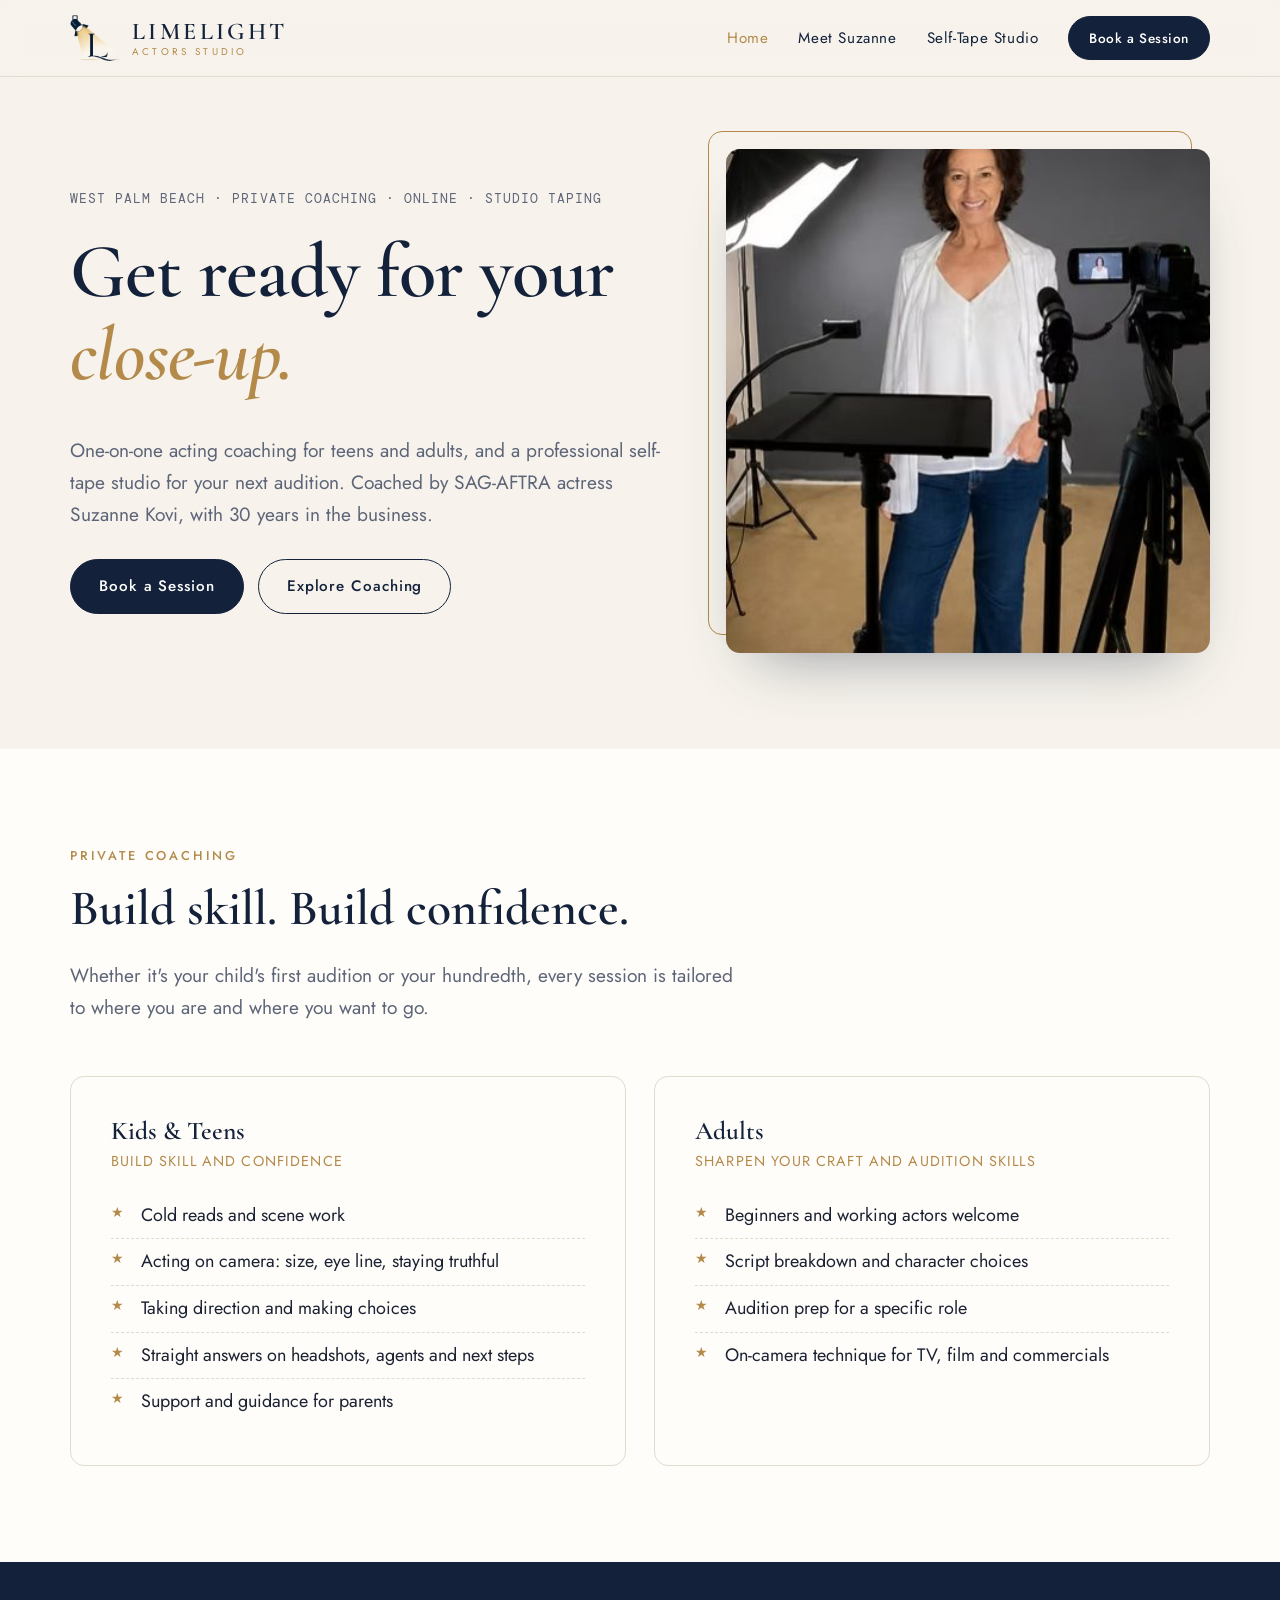
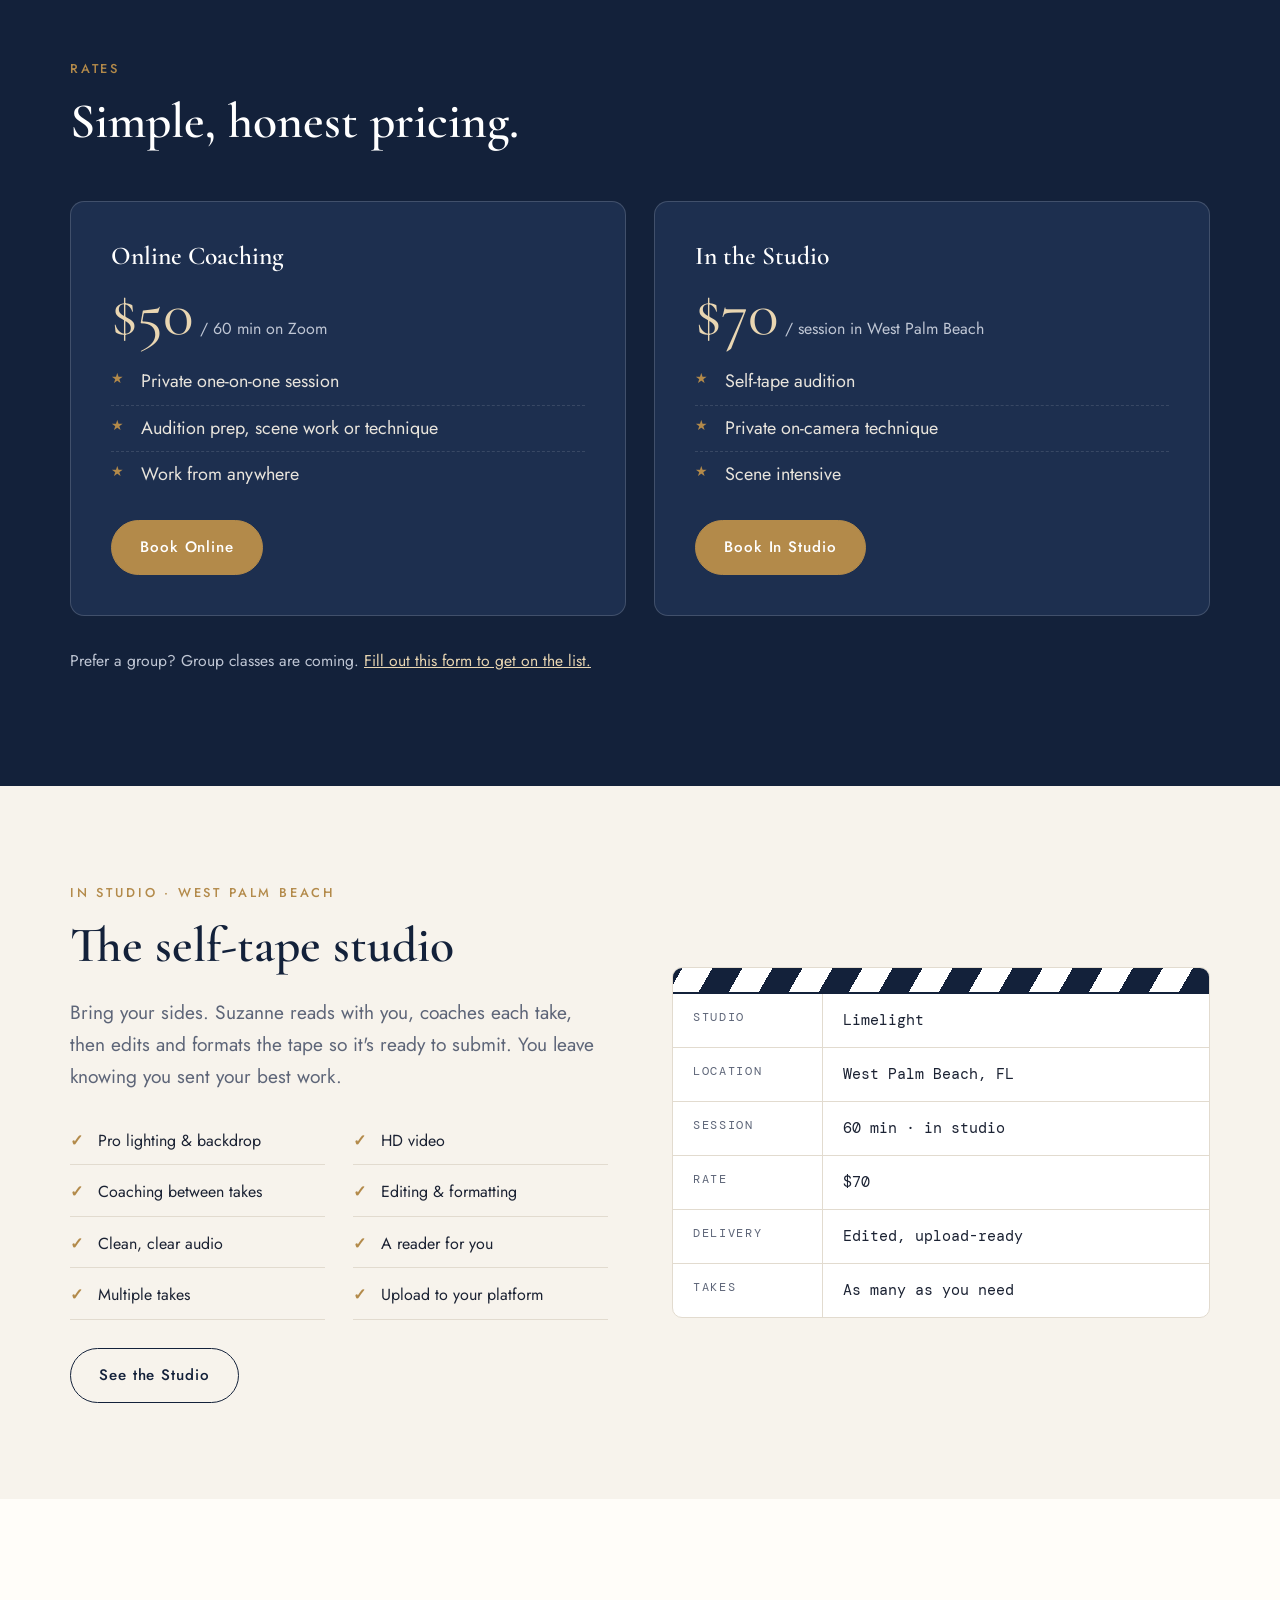
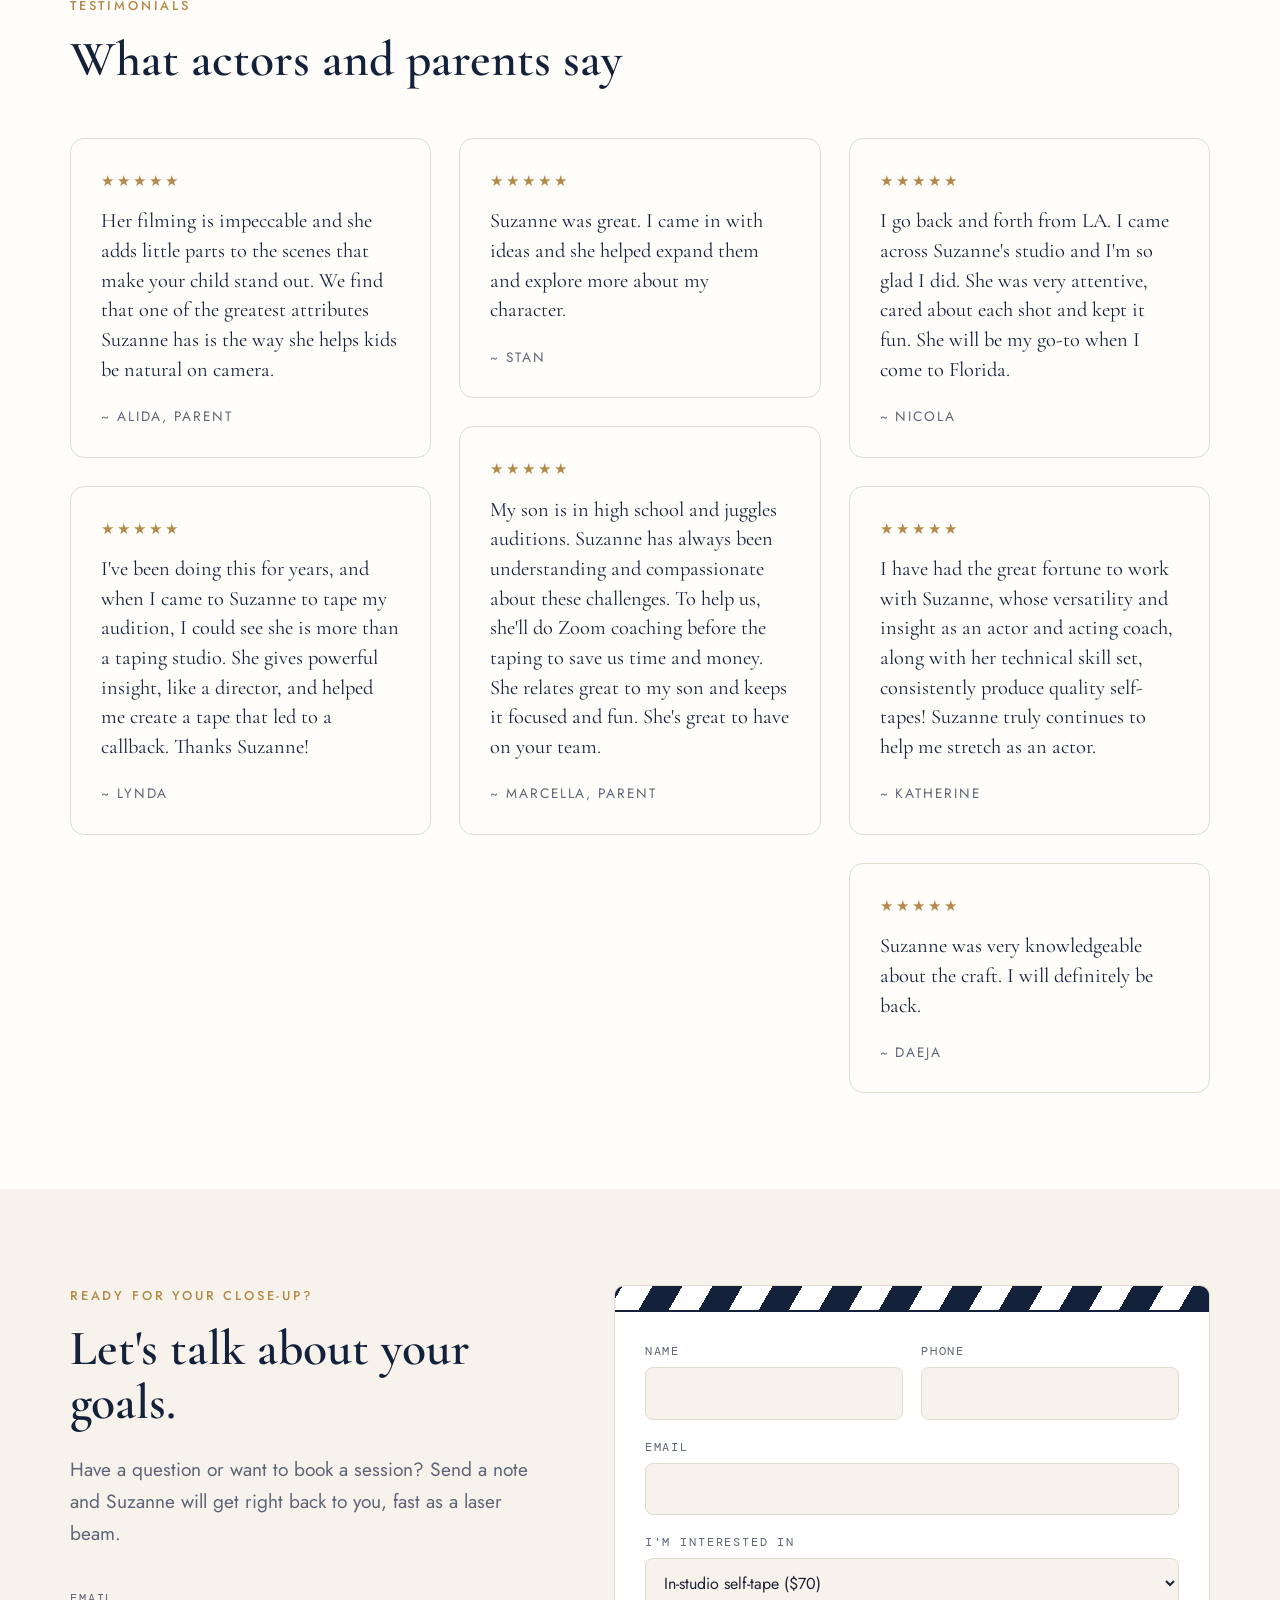
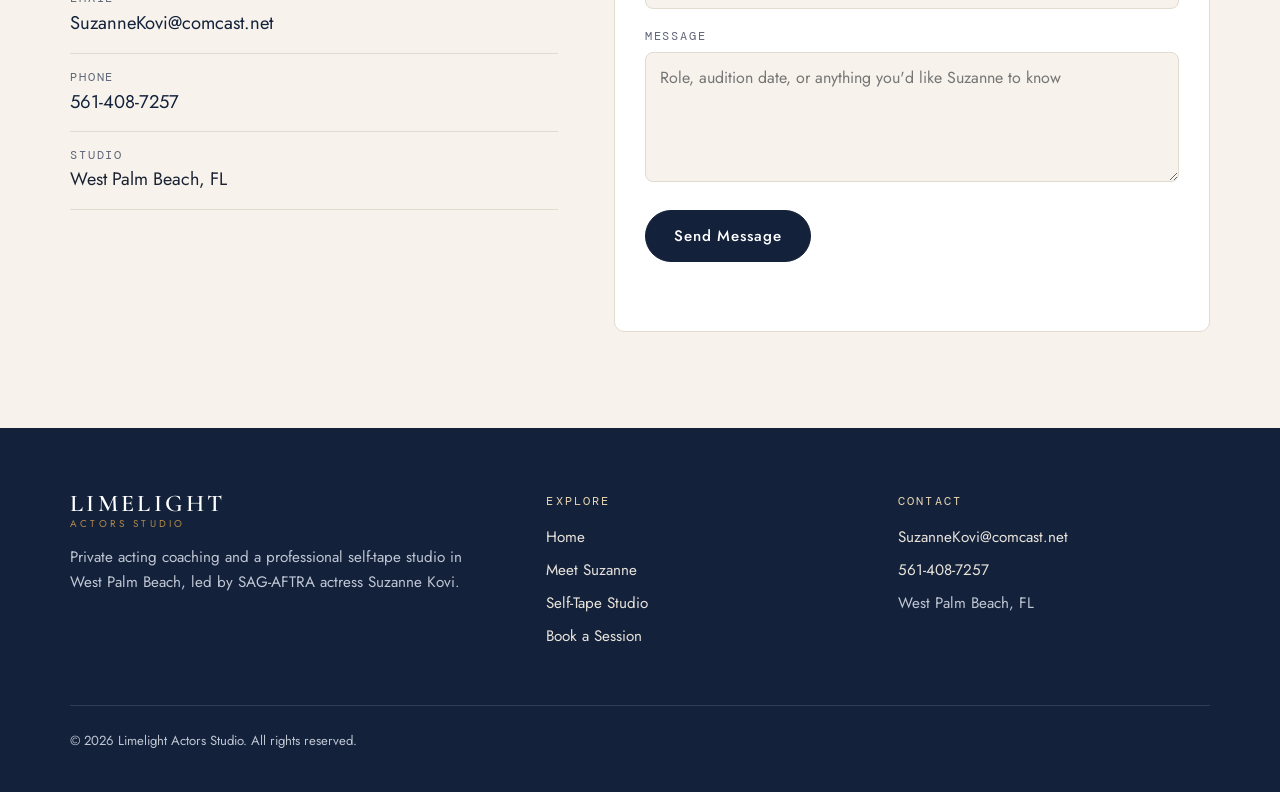
<file: index.html>
<!doctype html>
<html lang="en">
<head>
<meta charset="utf-8">
<meta name="viewport" content="width=device-width, initial-scale=1">
<title>Limelight Actors Studio | Acting Coach & Self-Tape Studio | West Palm Beach, FL</title>
<meta name="description" content="One-on-one acting coaching for teens and adults and a professional self-tape studio in West Palm Beach, FL, with SAG-AFTRA actress Suzanne Kovi.">
<link rel="canonical" href="https://www.limelightactorsstudio.com/">
<meta name="google-site-verification" content="YE8Hai7c-f1I0g6tYg9Kx2dix_zqB2RzdFyYFB414UI">
<meta name="msvalidate.01" content="2E328E5F058C5263CC3C1BF49ADE8C9F">
<meta property="og:type" content="website">
<meta property="og:title" content="Limelight Actors Studio | Acting Coach & Self-Tape Studio | West Palm Beach, FL">
<meta property="og:description" content="One-on-one acting coaching for teens and adults and a professional self-tape studio in West Palm Beach, FL, with SAG-AFTRA actress Suzanne Kovi.">
<meta property="og:url" content="https://www.limelightactorsstudio.com/">
<meta property="og:image" content="https://www.limelightactorsstudio.com/images/og-image.jpg">
<meta name="twitter:card" content="summary_large_image">
<link rel="icon" type="image/png" href="/images/favicon.png">
<link rel="apple-touch-icon" href="/images/apple-touch-icon.png">
<link rel="preconnect" href="https://fonts.googleapis.com">
<link rel="preconnect" href="https://fonts.gstatic.com" crossorigin>
<link href="https://fonts.googleapis.com/css2?family=Cormorant+Garamond:ital,wght@0,500;0,600;1,500&family=DM+Mono&family=Jost:wght@400;500&display=swap" rel="stylesheet">
<link rel="stylesheet" href="/styles.css">
</head>
<body>
<header class="site-header">
  <nav class="nav wrap" aria-label="Main">
    <a class="brand" href="/">
      <img src="/images/logo-mark.png" alt="" width="52" height="46">
      <span class="brand-text"><strong>LIMELIGHT</strong><span>Actors Studio</span></span>
    </a>
    <button class="menu-toggle" aria-label="Open menu" aria-expanded="false">☰</button>
    <ul class="nav-links">
      <li><a href="/" aria-current="page">Home</a></li>
      <li><a href="/meetsuzanne">Meet Suzanne</a></li>
      <li><a href="/self-tape-services">Self-Tape Studio</a></li>
      <li><a class="btn small" href="#contact">Book a Session</a></li>
    </ul>
  </nav>
</header>
<main>

<section class="hero">
  <div class="wrap hero-grid">
    <div>
      <p class="hero-tag">WEST PALM BEACH · PRIVATE COACHING · ONLINE · STUDIO TAPING</p>
      <h1>Get ready for your <em>close-up.</em></h1>
      <p class="lede">One-on-one acting coaching for teens and adults, and a professional self-tape studio for your next audition. Coached by SAG-AFTRA actress Suzanne Kovi, with 30 years in the business.</p>
      <div class="btn-row">
        <a class="btn" href="#contact">Book a Session</a>
        <a class="btn ghost" href="#coaching">Explore Coaching</a>
      </div>
    </div>
    <div class="hero-photo">
      <img src="/images/suzanne-studio.jpg" alt="Suzanne Kovi standing in her West Palm Beach self-tape studio" width="406" height="504">
    </div>
  </div>
</section>

<section id="coaching" class="paper">
  <div class="wrap">
    <div class="section-head">
      <span class="eyebrow">Private Coaching</span>
      <h2>Build skill. Build confidence.</h2>
      <p class="lede">Whether it's your child's first audition or your hundredth, every session is tailored to where you are and where you want to go.</p>
    </div>
    <div class="cards">
      <div class="card">
        <h3>Kids &amp; Teens</h3>
        <div class="sub">Build skill and confidence</div>
        <ul class="ticks">
          <li>Cold reads and scene work</li>
          <li>Acting on camera: size, eye line, staying truthful</li>
          <li>Taking direction and making choices</li>
          <li>Straight answers on headshots, agents and next steps</li>
          <li>Support and guidance for parents</li>
        </ul>
      </div>
      <div class="card">
        <h3>Adults</h3>
        <div class="sub">Sharpen your craft and audition skills</div>
        <ul class="ticks">
          <li>Beginners and working actors welcome</li>
          <li>Script breakdown and character choices</li>
          <li>Audition prep for a specific role</li>
          <li>On-camera technique for TV, film and commercials</li>
        </ul>
      </div>
    </div>
  </div>
</section>

<section class="dark" id="rates">
  <div class="wrap">
    <div class="section-head">
      <span class="eyebrow">Rates</span>
      <h2>Simple, honest pricing.</h2>
    </div>
    <div class="prices">
      <div class="price">
        <h3>Online Coaching</h3>
        <div class="amount">$50<small>/ 60 min on Zoom</small></div>
        <ul class="ticks">
          <li>Private one-on-one session</li>
          <li>Audition prep, scene work or technique</li>
          <li>Work from anywhere</li>
        </ul>
        <a class="btn" href="#contact">Book Online</a>
      </div>
      <div class="price">
        <h3>In the Studio</h3>
        <div class="amount">$70<small>/ session in West Palm Beach</small></div>
        <ul class="ticks">
          <li>Self-tape audition</li>
          <li>Private on-camera technique</li>
          <li>Scene intensive</li>
        </ul>
        <a class="btn" href="#contact">Book In Studio</a>
      </div>
    </div>
    <p class="note">Prefer a group? Group classes are coming. <a href="https://forms.gle/Tyjk8VZDasj9Jr5N6" target="_blank" rel="noopener">Fill out this form to get on the list.</a></p>
  </div>
</section>

<section id="studio">
  <div class="wrap split">
    <div>
      <span class="eyebrow">In Studio · West Palm Beach</span>
      <h2>The self-tape studio</h2>
      <p class="lede">Bring your sides. Suzanne reads with you, coaches each take, then edits and formats the tape so it's ready to submit. You leave knowing you sent your best work.</p>
      <ul class="feature-list">
        <li>Pro lighting & backdrop</li>
        <li>HD video</li>
        <li>Coaching between takes</li>
        <li>Editing & formatting</li>
        <li>Clean, clear audio</li>
        <li>A reader for you</li>
        <li>Multiple takes</li>
        <li>Upload to your platform</li>
      </ul>
      <div class="btn-row"><a class="btn ghost" href="/self-tape-services">See the Studio</a></div>
    </div>
    <div class="slate" aria-label="Session details">
      <div class="slate-stripes" aria-hidden="true"></div>
      <dl>
        <dt>Studio</dt><dd>Limelight</dd>
        <dt>Location</dt><dd>West Palm Beach, FL</dd>
        <dt>Session</dt><dd>60 min · in studio</dd>
        <dt>Rate</dt><dd>$70</dd>
        <dt>Delivery</dt><dd>Edited, upload-ready</dd>
        <dt>Takes</dt><dd>As many as you need</dd>
      </dl>
    </div>
  </div>
</section>

<section class="paper" id="testimonials">
  <div class="wrap">
    <div class="section-head">
      <span class="eyebrow">Testimonials</span>
      <h2>What actors and parents say</h2>
    </div>
    <div class="quotes">
      <figure class="quote"><div class="stars" aria-label="5 stars">★★★★★</div><p>Her filming is impeccable and she adds little parts to the scenes that make your child stand out. We find that one of the greatest attributes Suzanne has is the way she helps kids be natural on camera.</p><cite>~ Alida, parent</cite></figure>
      <figure class="quote"><div class="stars" aria-label="5 stars">★★★★★</div><p>I've been doing this for years, and when I came to Suzanne to tape my audition, I could see she is more than a taping studio. She gives powerful insight, like a director, and helped me create a tape that led to a callback. Thanks Suzanne!</p><cite>~ Lynda</cite></figure>
      <figure class="quote"><div class="stars" aria-label="5 stars">★★★★★</div><p>Suzanne was great. I came in with ideas and she helped expand them and explore more about my character.</p><cite>~ Stan</cite></figure>
      <figure class="quote"><div class="stars" aria-label="5 stars">★★★★★</div><p>My son is in high school and juggles auditions. Suzanne has always been understanding and compassionate about these challenges. To help us, she'll do Zoom coaching before the taping to save us time and money. She relates great to my son and keeps it focused and fun. She's great to have on your team.</p><cite>~ Marcella, parent</cite></figure>
      <figure class="quote"><div class="stars" aria-label="5 stars">★★★★★</div><p>I go back and forth from LA. I came across Suzanne's studio and I'm so glad I did. She was very attentive, cared about each shot and kept it fun. She will be my go-to when I come to Florida.</p><cite>~ Nicola</cite></figure>
      <figure class="quote"><div class="stars" aria-label="5 stars">★★★★★</div><p>I have had the great fortune to work with Suzanne, whose versatility and insight as an actor and acting coach, along with her technical skill set, consistently produce quality self-tapes! Suzanne truly continues to help me stretch as an actor.</p><cite>~ Katherine</cite></figure>
      <figure class="quote"><div class="stars" aria-label="5 stars">★★★★★</div><p>Suzanne was very knowledgeable about the craft. I will definitely be back.</p><cite>~ Daeja</cite></figure>
    </div>
  </div>
</section>
<section id="contact" >
  <div class="wrap contact-grid">
    <div>
      <span class="eyebrow">Ready for your close-up?</span>
      <h2>Let's talk about your goals.</h2>
      <p class="lede">Have a question or want to book a session? Send a note and Suzanne will get right back to you, fast as a laser beam.</p>
      <ul class="contact-info">
        <li><span>Email</span><a href="mailto:SuzanneKovi@comcast.net">SuzanneKovi@comcast.net</a></li>
        <li><span>Phone</span><a href="tel:+15614087257">561-408-7257</a></li>
        <li><span>Studio</span>West Palm Beach, FL</li>
      </ul>
    </div>
    <form id="contact-form" class="slate" novalidate>
      <div class="slate-stripes" aria-hidden="true"></div>
      <div class="form-body">
        <!-- Web3Forms access key (sends to SuzanneKovi@comcast.net) -->
        <input type="hidden" name="access_key" value="56288485-25cd-45f2-8dca-d1b6858c22e5">
        <input type="hidden" name="subject" value="New inquiry from limelightactorsstudio.com">
        <input type="hidden" name="from_name" value="Limelight Website">
        <input type="checkbox" name="botcheck" class="hp" tabindex="-1" autocomplete="off">
        <div class="form-row">
          <div><label for="f-name">Name</label><input id="f-name" name="name" required autocomplete="name"></div>
          <div><label for="f-phone">Phone</label><input id="f-phone" name="phone" type="tel" autocomplete="tel"></div>
        </div>
        <div><label for="f-email">Email</label><input id="f-email" name="email" type="email" required autocomplete="email"></div>
        <div><label for="f-service">I'm interested in</label>
          <select id="f-service" name="service">
            <option>In-studio self-tape ($70)</option>
            <option>Private coaching on Zoom ($50)</option>
            <option>Coaching for my child or teen</option>
            <option>Group classes (waitlist)</option>
            <option>Something else</option>
          </select>
        </div>
        <div><label for="f-message">Message</label><textarea id="f-message" name="message" required placeholder="Role, audition date, or anything you'd like Suzanne to know"></textarea></div>
        <div><button class="btn" type="submit">Send Message</button></div>
        <p class="form-status" role="status" aria-live="polite"></p>
      </div>
    </form>
  </div>
</section>
</main>
<footer class="site-footer">
  <div class="wrap">
    <div class="footer-grid">
      <div>
        <a class="brand" href="/"><span class="brand-text"><strong>LIMELIGHT</strong><span>Actors Studio</span></span></a>
        <p style="margin-top:16px;max-width:26em">Private acting coaching and a professional self-tape studio in West Palm Beach, led by SAG-AFTRA actress Suzanne Kovi.</p>
      </div>
      <div>
        <h4>Explore</h4>
        <ul>
          <li><a href="/">Home</a></li>
          <li><a href="/meetsuzanne">Meet Suzanne</a></li>
          <li><a href="/self-tape-services">Self-Tape Studio</a></li>
          <li><a href="#contact">Book a Session</a></li>
        </ul>
      </div>
      <div>
        <h4>Contact</h4>
        <ul>
          <li><a href="mailto:SuzanneKovi@comcast.net">SuzanneKovi@comcast.net</a></li>
          <li><a href="tel:+15614087257">561-408-7257</a></li>
          <li>West Palm Beach, FL</li>
        </ul>
      </div>
    </div>
    <div class="footer-bottom">© <span data-year>2026</span> Limelight Actors Studio. All rights reserved.</div>
  </div>
</footer>
<script src="/script.js"></script>
</body>
</html>
</file>
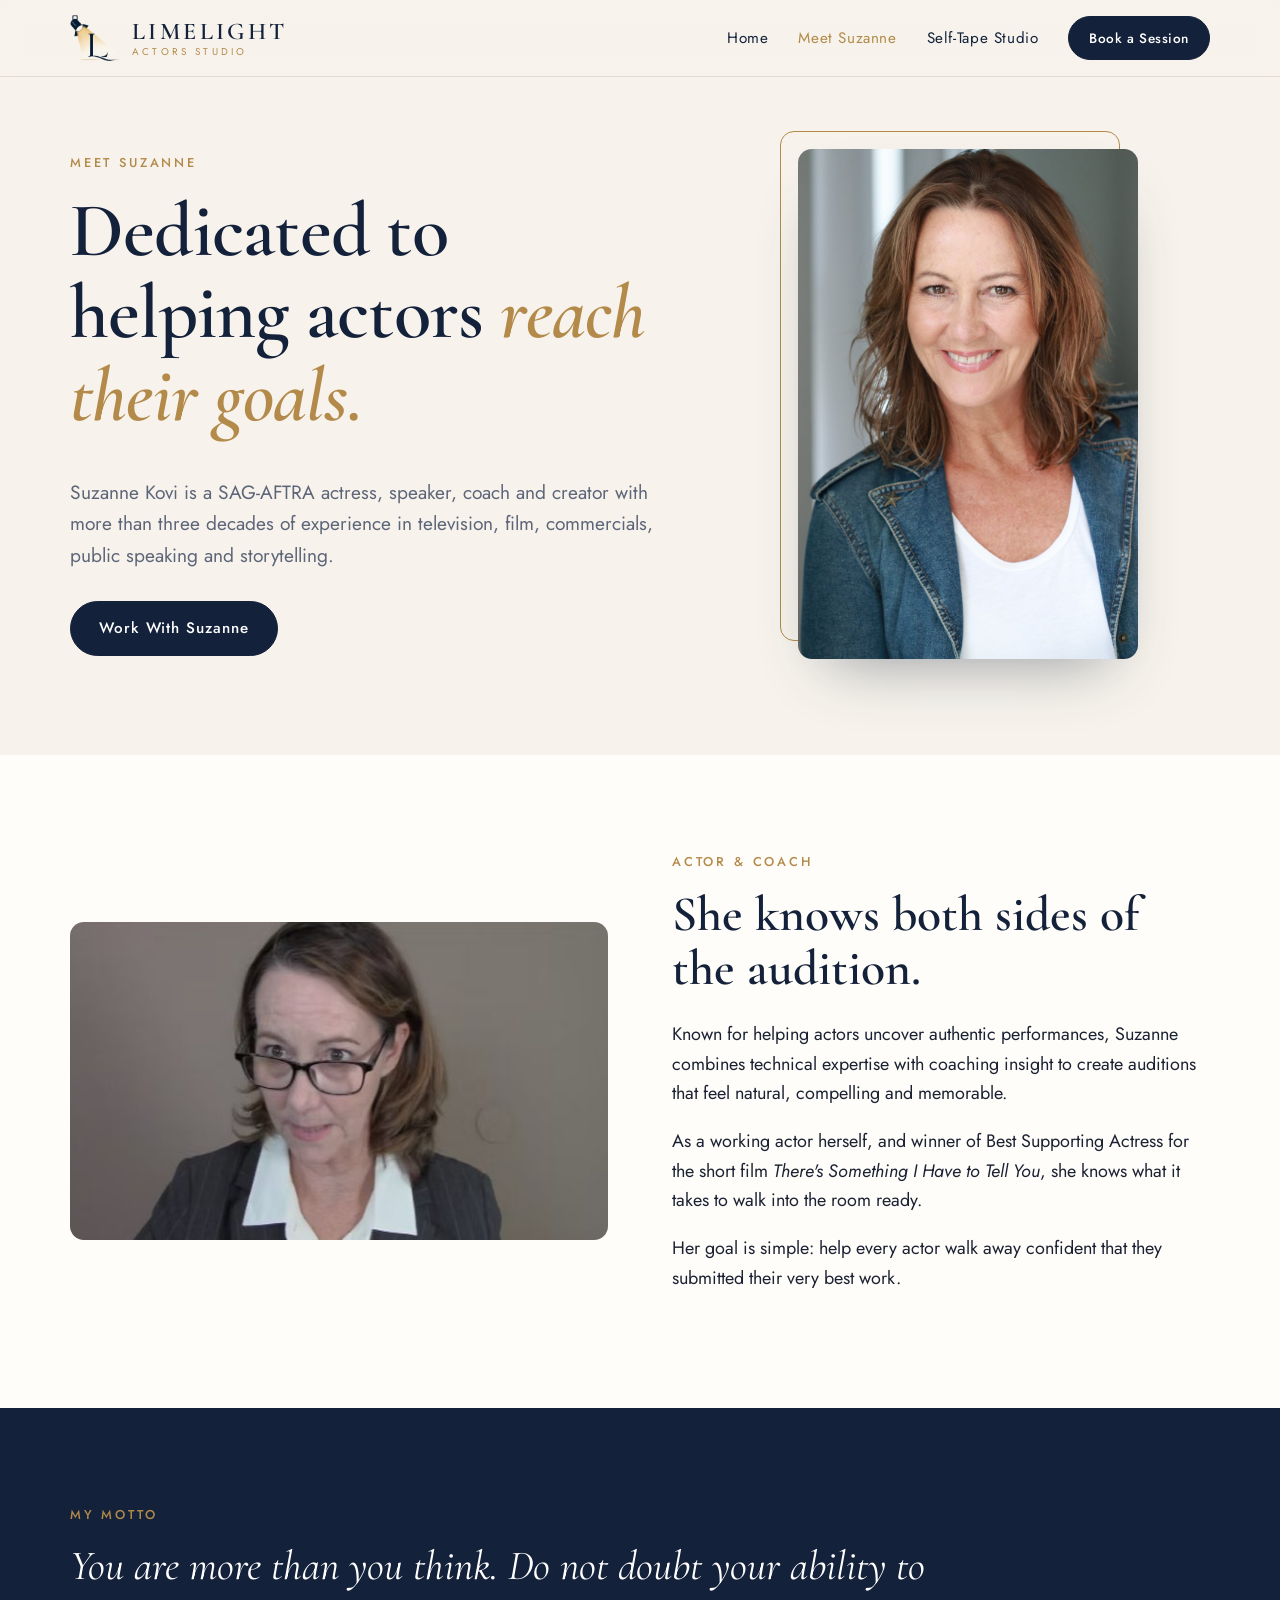
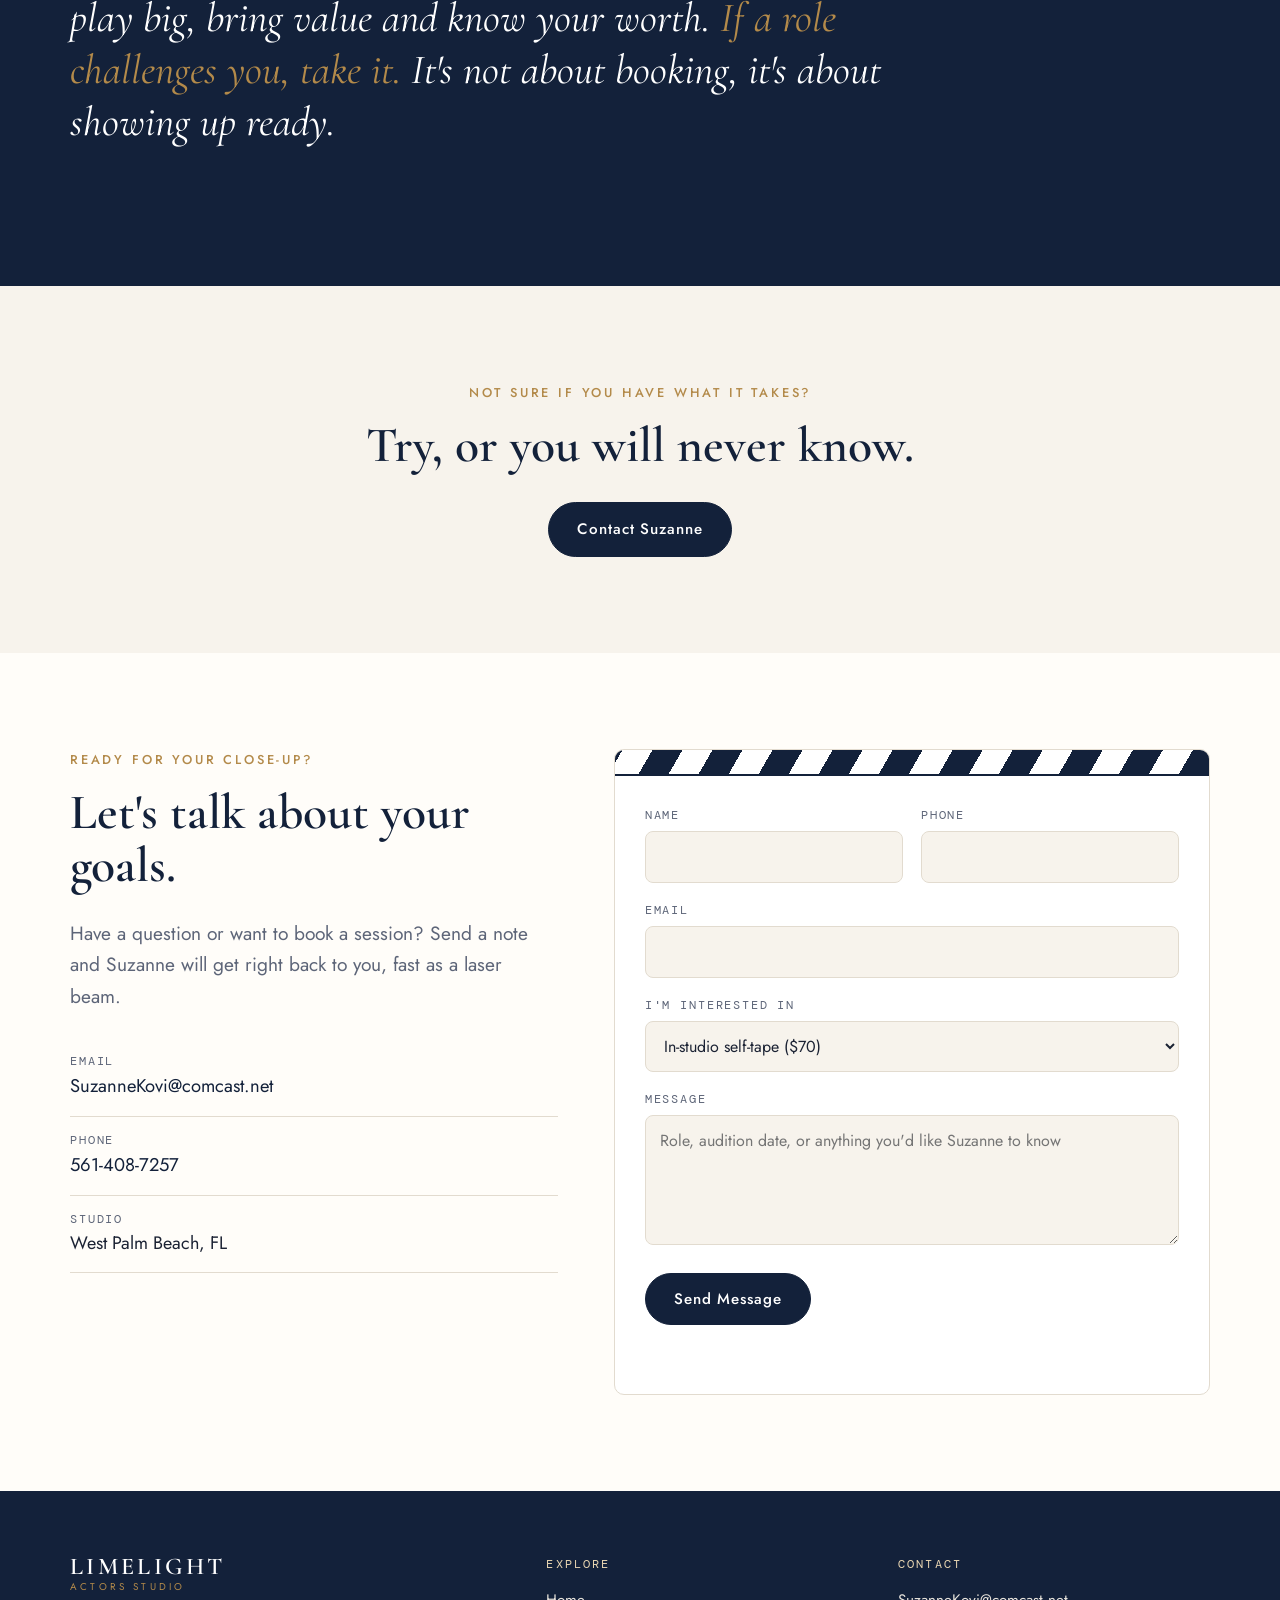
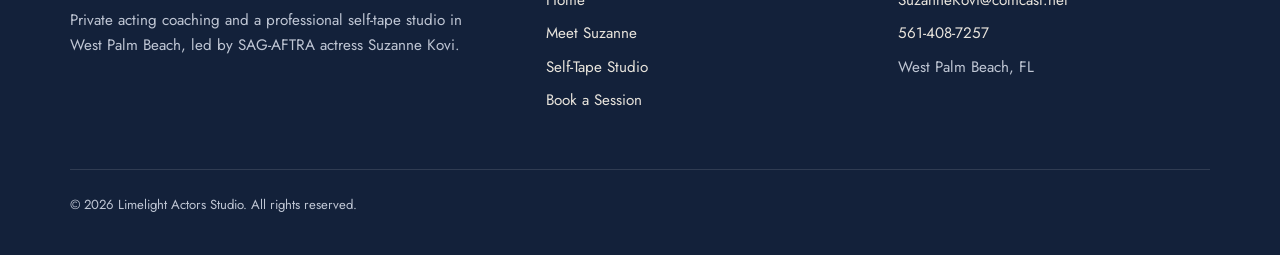
<file: meetsuzanne.html>
<!doctype html>
<html lang="en">
<head>
<meta charset="utf-8">
<meta name="viewport" content="width=device-width, initial-scale=1">
<title>Meet Suzanne Kovi | Limelight Actors Studio</title>
<meta name="description" content="Suzanne Kovi is a SAG-AFTRA actress, coach and storyteller who brings 30 years of experience and a warm, nurturing approach to young and emerging actors.">
<link rel="canonical" href="https://www.limelightactorsstudio.com/meetsuzanne">
<meta name="google-site-verification" content="YE8Hai7c-f1I0g6tYg9Kx2dix_zqB2RzdFyYFB414UI">
<meta name="msvalidate.01" content="2E328E5F058C5263CC3C1BF49ADE8C9F">
<meta property="og:type" content="website">
<meta property="og:title" content="Meet Suzanne Kovi | Limelight Actors Studio">
<meta property="og:description" content="Suzanne Kovi is a SAG-AFTRA actress, coach and storyteller who brings 30 years of experience and a warm, nurturing approach to young and emerging actors.">
<meta property="og:url" content="https://www.limelightactorsstudio.com/meetsuzanne">
<meta property="og:image" content="https://www.limelightactorsstudio.com/images/og-image.jpg">
<meta name="twitter:card" content="summary_large_image">
<link rel="icon" type="image/png" href="/images/favicon.png">
<link rel="apple-touch-icon" href="/images/apple-touch-icon.png">
<link rel="preconnect" href="https://fonts.googleapis.com">
<link rel="preconnect" href="https://fonts.gstatic.com" crossorigin>
<link href="https://fonts.googleapis.com/css2?family=Cormorant+Garamond:ital,wght@0,500;0,600;1,500&family=DM+Mono&family=Jost:wght@400;500&display=swap" rel="stylesheet">
<link rel="stylesheet" href="/styles.css">
</head>
<body>
<header class="site-header">
  <nav class="nav wrap" aria-label="Main">
    <a class="brand" href="/">
      <img src="/images/logo-mark.png" alt="" width="52" height="46">
      <span class="brand-text"><strong>LIMELIGHT</strong><span>Actors Studio</span></span>
    </a>
    <button class="menu-toggle" aria-label="Open menu" aria-expanded="false">☰</button>
    <ul class="nav-links">
      <li><a href="/">Home</a></li>
      <li><a href="/meetsuzanne" aria-current="page">Meet Suzanne</a></li>
      <li><a href="/self-tape-services">Self-Tape Studio</a></li>
      <li><a class="btn small" href="#contact">Book a Session</a></li>
    </ul>
  </nav>
</header>
<main>

<section class="hero">
  <div class="wrap hero-grid">
    <div>
      <span class="eyebrow">Meet Suzanne</span>
      <h1>Dedicated to helping actors <em>reach their goals.</em></h1>
      <p class="lede">Suzanne Kovi is a SAG-AFTRA actress, speaker, coach and creator with more than three decades of experience in television, film, commercials, public speaking and storytelling.</p>
      <div class="btn-row"><a class="btn" href="#contact">Work With Suzanne</a></div>
    </div>
    <div class="hero-photo" style="max-width:min(340px,72vw);width:100%;justify-self:center;margin:0 auto">
      <img src="/images/suzanne-headshot.jpg" alt="Headshot of Suzanne Kovi" width="900" height="1350" style="aspect-ratio:auto;height:auto">
    </div>
  </div>
</section>

<section class="paper">
  <div class="wrap split">
    <div>
      <img src="/images/suzanne-on-camera.jpg" alt="Suzanne Kovi on camera in a dramatic role" width="562" height="318">
    </div>
    <div>
      <span class="eyebrow">Actor &amp; Coach</span>
      <h2>She knows both sides of the audition.</h2>
      <p>Known for helping actors uncover authentic performances, Suzanne combines technical expertise with coaching insight to create auditions that feel natural, compelling and memorable.</p>
      <p>As a working actor herself, and winner of Best Supporting Actress for the short film <em>There's Something I Have to Tell You</em>, she knows what it takes to walk into the room ready.</p>
      <p>Her goal is simple: help every actor walk away confident that they submitted their very best work.</p>
    </div>
  </div>
</section>

<section class="dark">
  <div class="wrap">
    <span class="eyebrow">My Motto</span>
    <p class="pullquote" style="color:#fff">You are more than you think. Do not doubt your ability to play big, bring value and know your worth. <span>If a role challenges you, take it.</span> It's not about booking, it's about showing up ready.</p>
  </div>
</section>

<section>
  <div class="wrap" style="text-align:center;max-width:720px">
    <span class="eyebrow">Not sure if you have what it takes?</span>
    <h2>Try, or you will never know.</h2>
    <div class="btn-row" style="justify-content:center"><a class="btn" href="#contact">Contact Suzanne</a></div>
  </div>
</section>
<section id="contact" class="paper">
  <div class="wrap contact-grid">
    <div>
      <span class="eyebrow">Ready for your close-up?</span>
      <h2>Let's talk about your goals.</h2>
      <p class="lede">Have a question or want to book a session? Send a note and Suzanne will get right back to you, fast as a laser beam.</p>
      <ul class="contact-info">
        <li><span>Email</span><a href="mailto:SuzanneKovi@comcast.net">SuzanneKovi@comcast.net</a></li>
        <li><span>Phone</span><a href="tel:+15614087257">561-408-7257</a></li>
        <li><span>Studio</span>West Palm Beach, FL</li>
      </ul>
    </div>
    <form id="contact-form" class="slate" novalidate>
      <div class="slate-stripes" aria-hidden="true"></div>
      <div class="form-body">
        <!-- Web3Forms access key (sends to SuzanneKovi@comcast.net) -->
        <input type="hidden" name="access_key" value="56288485-25cd-45f2-8dca-d1b6858c22e5">
        <input type="hidden" name="subject" value="New inquiry from limelightactorsstudio.com">
        <input type="hidden" name="from_name" value="Limelight Website">
        <input type="checkbox" name="botcheck" class="hp" tabindex="-1" autocomplete="off">
        <div class="form-row">
          <div><label for="f-name">Name</label><input id="f-name" name="name" required autocomplete="name"></div>
          <div><label for="f-phone">Phone</label><input id="f-phone" name="phone" type="tel" autocomplete="tel"></div>
        </div>
        <div><label for="f-email">Email</label><input id="f-email" name="email" type="email" required autocomplete="email"></div>
        <div><label for="f-service">I'm interested in</label>
          <select id="f-service" name="service">
            <option>In-studio self-tape ($70)</option>
            <option>Private coaching on Zoom ($50)</option>
            <option>Coaching for my child or teen</option>
            <option>Group classes (waitlist)</option>
            <option>Something else</option>
          </select>
        </div>
        <div><label for="f-message">Message</label><textarea id="f-message" name="message" required placeholder="Role, audition date, or anything you'd like Suzanne to know"></textarea></div>
        <div><button class="btn" type="submit">Send Message</button></div>
        <p class="form-status" role="status" aria-live="polite"></p>
      </div>
    </form>
  </div>
</section>
</main>
<footer class="site-footer">
  <div class="wrap">
    <div class="footer-grid">
      <div>
        <a class="brand" href="/"><span class="brand-text"><strong>LIMELIGHT</strong><span>Actors Studio</span></span></a>
        <p style="margin-top:16px;max-width:26em">Private acting coaching and a professional self-tape studio in West Palm Beach, led by SAG-AFTRA actress Suzanne Kovi.</p>
      </div>
      <div>
        <h4>Explore</h4>
        <ul>
          <li><a href="/">Home</a></li>
          <li><a href="/meetsuzanne">Meet Suzanne</a></li>
          <li><a href="/self-tape-services">Self-Tape Studio</a></li>
          <li><a href="#contact">Book a Session</a></li>
        </ul>
      </div>
      <div>
        <h4>Contact</h4>
        <ul>
          <li><a href="mailto:SuzanneKovi@comcast.net">SuzanneKovi@comcast.net</a></li>
          <li><a href="tel:+15614087257">561-408-7257</a></li>
          <li>West Palm Beach, FL</li>
        </ul>
      </div>
    </div>
    <div class="footer-bottom">© <span data-year>2026</span> Limelight Actors Studio. All rights reserved.</div>
  </div>
</footer>
<script src="/script.js"></script>
</body>
</html>
</file>
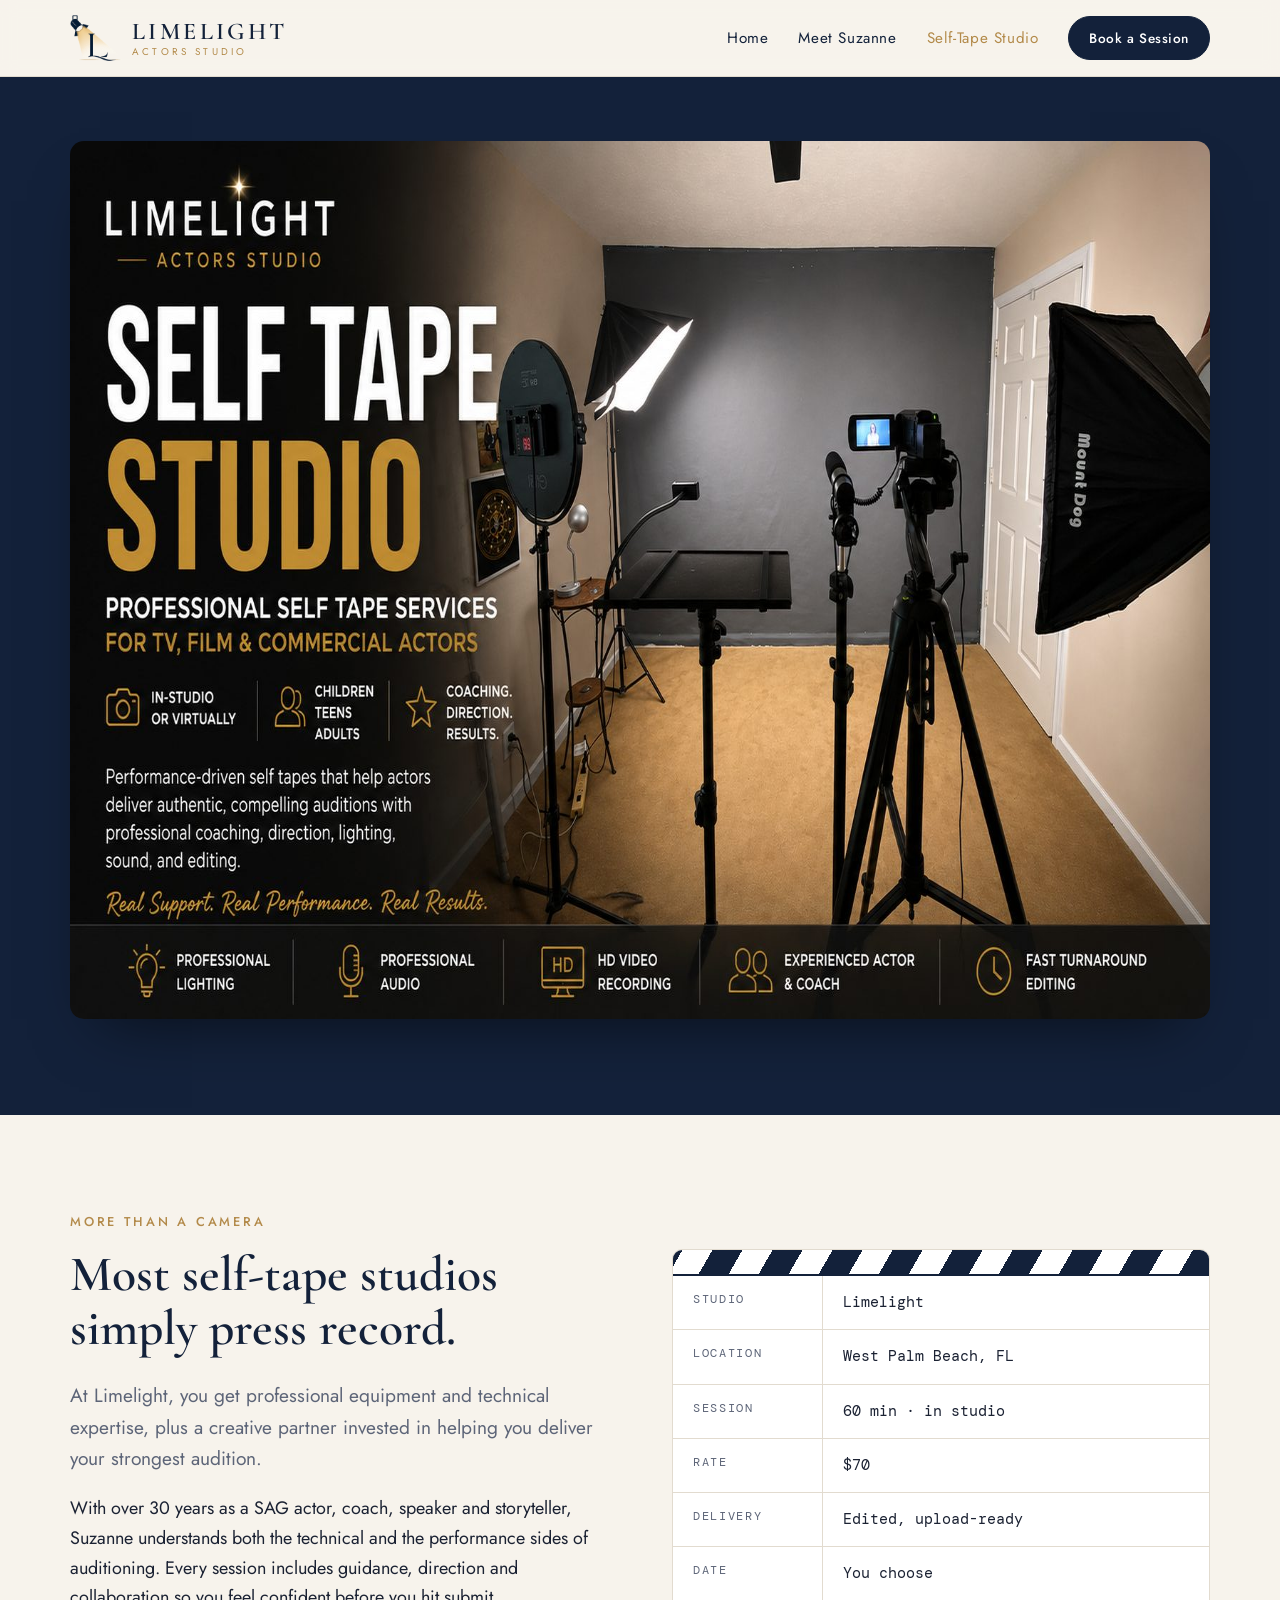
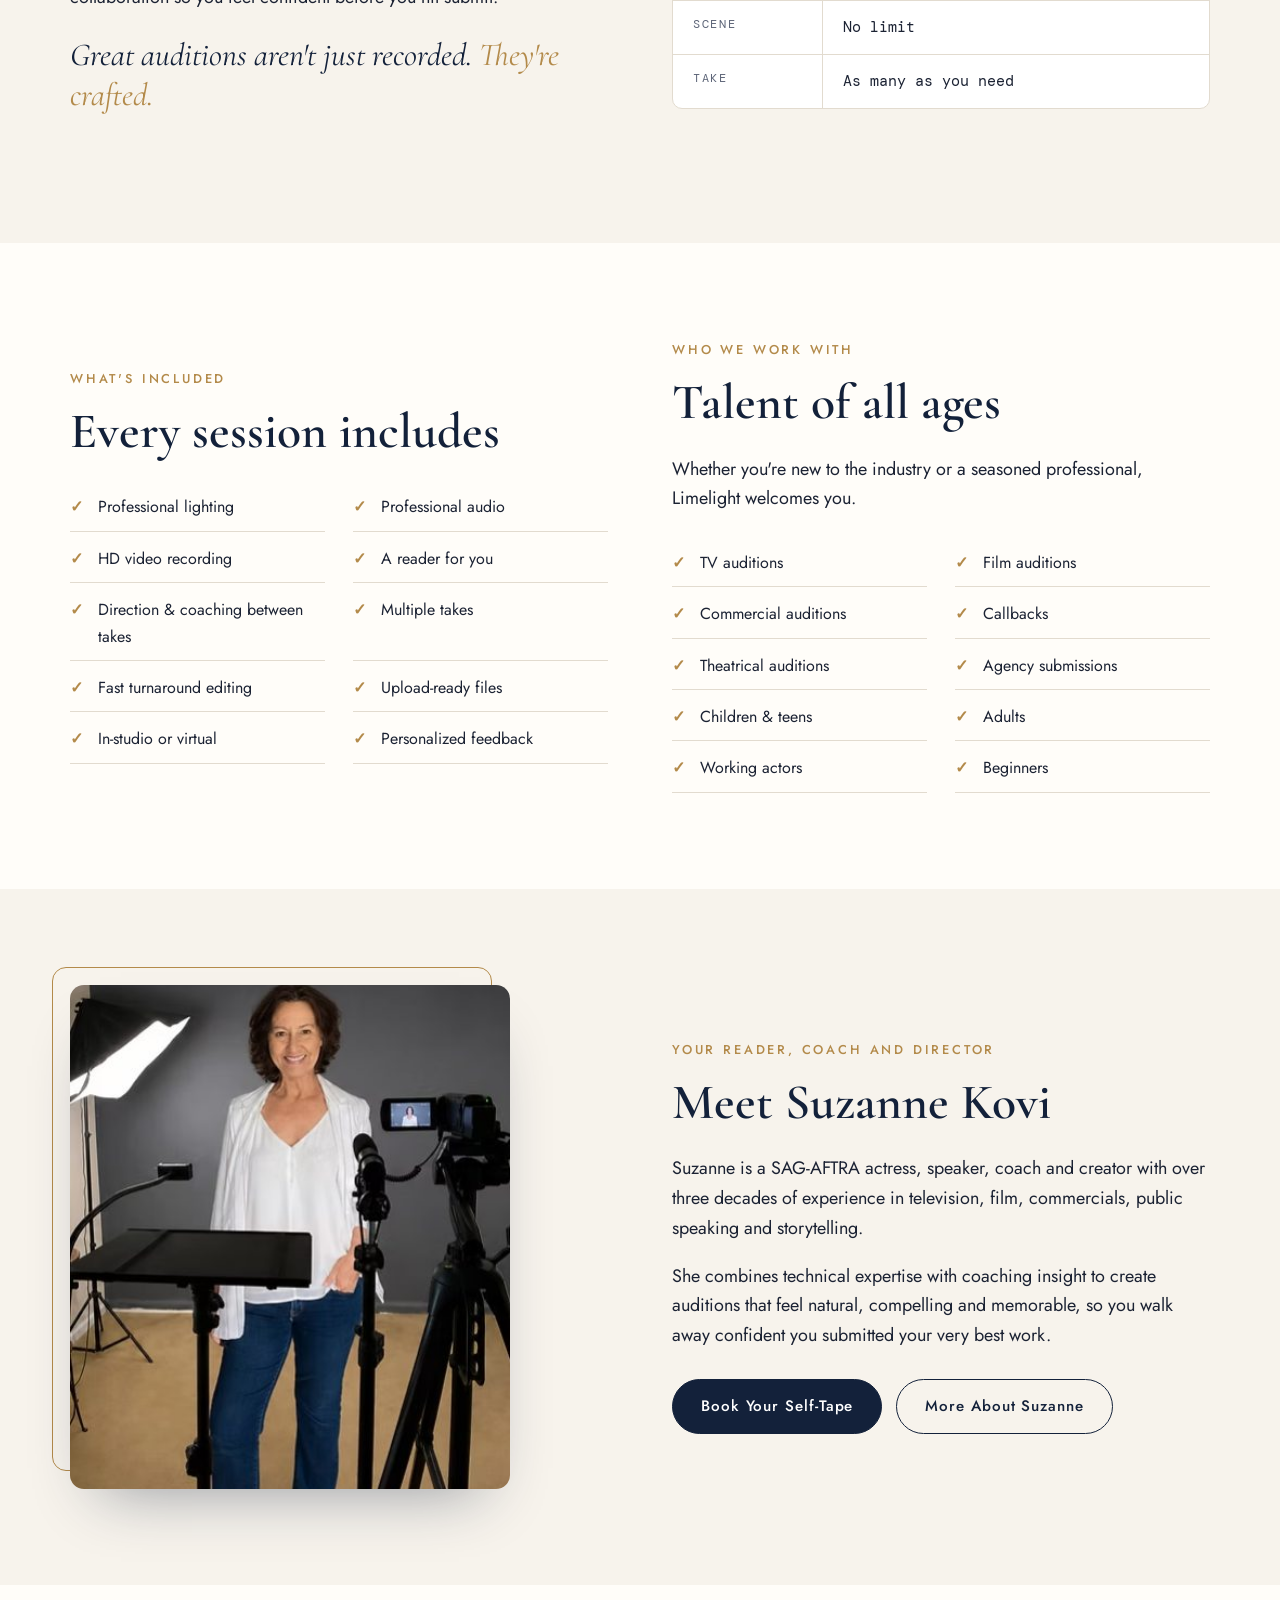
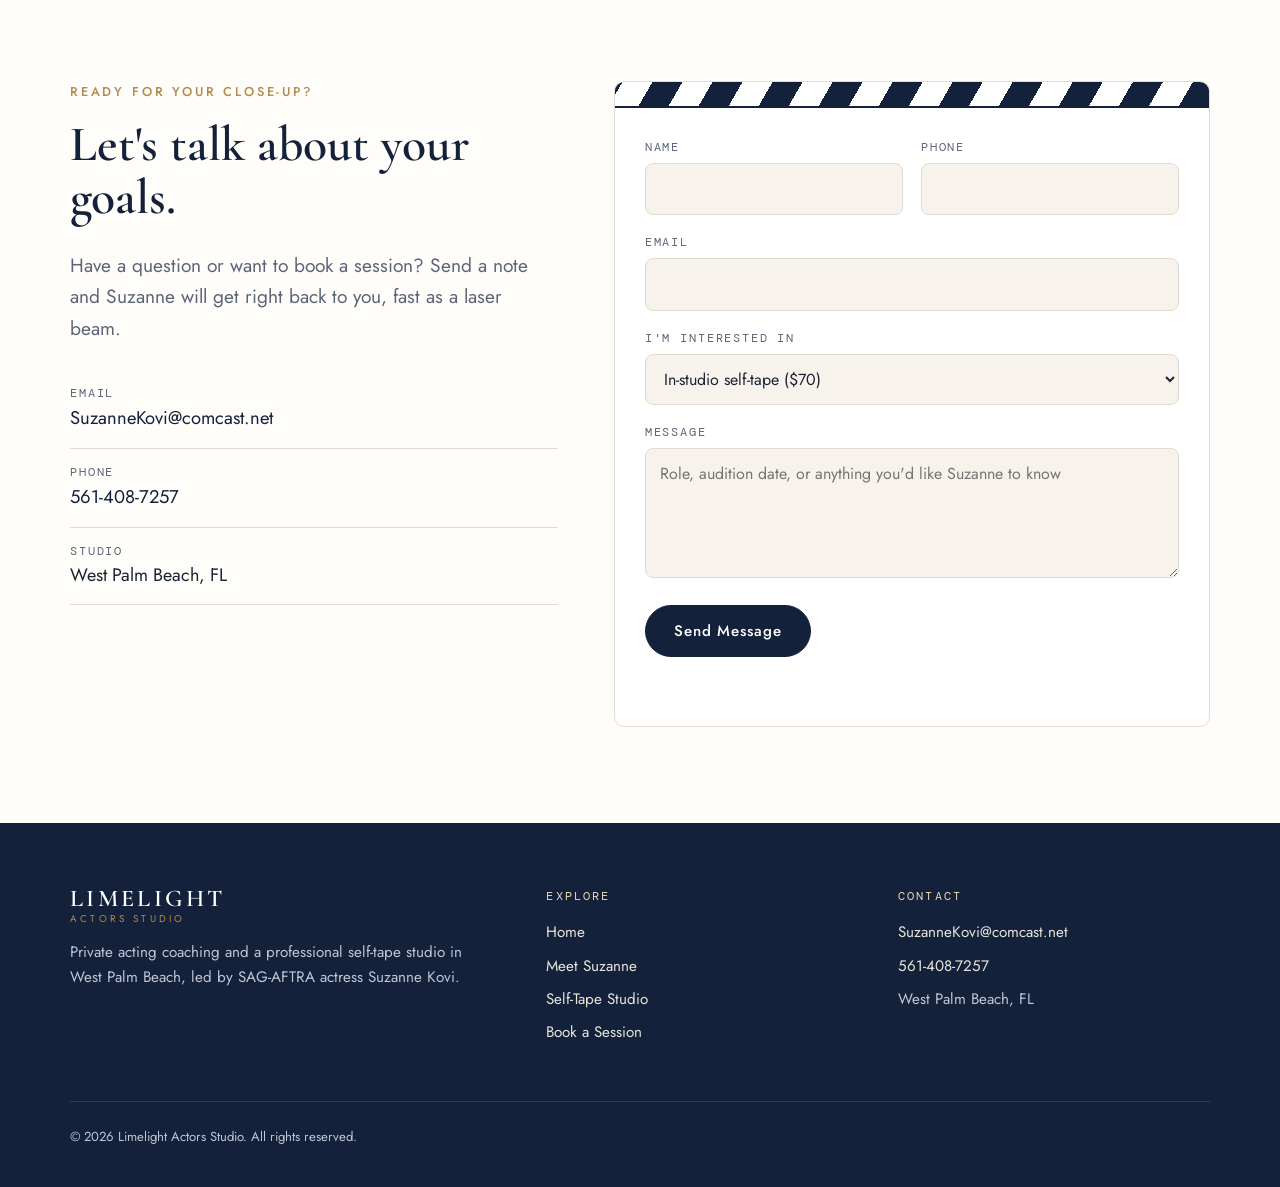
<file: self-tape-services.html>
<!doctype html>
<html lang="en">
<head>
<meta charset="utf-8">
<meta name="viewport" content="width=device-width, initial-scale=1">
<title>Self-Tape Studio | Limelight Actors Studio | West Palm Beach, FL</title>
<meta name="description" content="Professional self-tape studio in South Florida offering coaching, direction, recording, editing and virtual services for actors of all ages.">
<link rel="canonical" href="https://www.limelightactorsstudio.com/self-tape-services">
<meta name="google-site-verification" content="YE8Hai7c-f1I0g6tYg9Kx2dix_zqB2RzdFyYFB414UI">
<meta name="msvalidate.01" content="2E328E5F058C5263CC3C1BF49ADE8C9F">
<meta property="og:type" content="website">
<meta property="og:title" content="Self-Tape Studio | Limelight Actors Studio | West Palm Beach, FL">
<meta property="og:description" content="Professional self-tape studio in South Florida offering coaching, direction, recording, editing and virtual services for actors of all ages.">
<meta property="og:url" content="https://www.limelightactorsstudio.com/self-tape-services">
<meta property="og:image" content="https://www.limelightactorsstudio.com/images/og-image.jpg">
<meta name="twitter:card" content="summary_large_image">
<link rel="icon" type="image/png" href="/images/favicon.png">
<link rel="apple-touch-icon" href="/images/apple-touch-icon.png">
<link rel="preconnect" href="https://fonts.googleapis.com">
<link rel="preconnect" href="https://fonts.gstatic.com" crossorigin>
<link href="https://fonts.googleapis.com/css2?family=Cormorant+Garamond:ital,wght@0,500;0,600;1,500&family=DM+Mono&family=Jost:wght@400;500&display=swap" rel="stylesheet">
<link rel="stylesheet" href="/styles.css">
</head>
<body>
<header class="site-header">
  <nav class="nav wrap" aria-label="Main">
    <a class="brand" href="/">
      <img src="/images/logo-mark.png" alt="" width="52" height="46">
      <span class="brand-text"><strong>LIMELIGHT</strong><span>Actors Studio</span></span>
    </a>
    <button class="menu-toggle" aria-label="Open menu" aria-expanded="false">☰</button>
    <ul class="nav-links">
      <li><a href="/">Home</a></li>
      <li><a href="/meetsuzanne">Meet Suzanne</a></li>
      <li><a href="/self-tape-services" aria-current="page">Self-Tape Studio</a></li>
      <li><a class="btn small" href="#contact">Book a Session</a></li>
    </ul>
  </nav>
</header>
<main>

<section class="dark" style="padding-top:64px">
  <div class="wrap">
    <div class="banner"><img src="/images/self-tape-studio.jpg" alt="Limelight Self Tape Studio with professional lighting, camera and backdrop" width="1600" height="878"></div>
  </div>
</section>

<section>
  <div class="wrap split">
    <div>
      <span class="eyebrow">More than a camera</span>
      <h2>Most self-tape studios simply press record.</h2>
      <p class="lede">At Limelight, you get professional equipment and technical expertise, plus a creative partner invested in helping you deliver your strongest audition.</p>
      <p>With over 30 years as a SAG actor, coach, speaker and storyteller, Suzanne understands both the technical and the performance sides of auditioning. Every session includes guidance, direction and collaboration so you feel confident before you hit submit.</p>
      <p class="pullquote" style="font-size:2rem;margin-top:1.4rem">Great auditions aren't just recorded. <span>They're crafted.</span></p>
    </div>
    <div class="slate" aria-label="Session details">
      <div class="slate-stripes" aria-hidden="true"></div>
      <dl>
        <dt>Studio</dt><dd>Limelight</dd>
        <dt>Location</dt><dd>West Palm Beach, FL</dd>
        <dt>Session</dt><dd>60 min · in studio</dd>
        <dt>Rate</dt><dd>$70</dd>
        <dt>Delivery</dt><dd>Edited, upload-ready</dd>
        <dt>Date</dt><dd>You choose</dd>
        <dt>Scene</dt><dd>No limit</dd>
        <dt>Take</dt><dd>As many as you need</dd>
      </dl>
    </div>
  </div>
</section>

<section class="paper">
  <div class="wrap split">
    <div>
      <span class="eyebrow">What's included</span>
      <h2>Every session includes</h2>
      <ul class="feature-list">
        <li>Professional lighting</li>
        <li>Professional audio</li>
        <li>HD video recording</li>
        <li>A reader for you</li>
        <li>Direction & coaching between takes</li>
        <li>Multiple takes</li>
        <li>Fast turnaround editing</li>
        <li>Upload-ready files</li>
        <li>In-studio or virtual</li>
        <li>Personalized feedback</li>
      </ul>
    </div>
    <div>
      <span class="eyebrow">Who we work with</span>
      <h2>Talent of all ages</h2>
      <p>Whether you're new to the industry or a seasoned professional, Limelight welcomes you.</p>
      <ul class="feature-list">
        <li>TV auditions</li>
        <li>Film auditions</li>
        <li>Commercial auditions</li>
        <li>Callbacks</li>
        <li>Theatrical auditions</li>
        <li>Agency submissions</li>
        <li>Children & teens</li>
        <li>Adults</li>
        <li>Working actors</li>
        <li>Beginners</li>
      </ul>
    </div>
  </div>
</section>

<section>
  <div class="wrap split">
    <div class="hero-photo" style="max-width:440px">
      <img src="/images/suzanne-studio.jpg" alt="Suzanne Kovi in the self-tape studio" width="406" height="504">
    </div>
    <div>
      <span class="eyebrow">Your reader, coach and director</span>
      <h2>Meet Suzanne Kovi</h2>
      <p>Suzanne is a SAG-AFTRA actress, speaker, coach and creator with over three decades of experience in television, film, commercials, public speaking and storytelling.</p>
      <p>She combines technical expertise with coaching insight to create auditions that feel natural, compelling and memorable, so you walk away confident you submitted your very best work.</p>
      <div class="btn-row"><a class="btn" href="#contact">Book Your Self-Tape</a><a class="btn ghost" href="/meetsuzanne">More About Suzanne</a></div>
    </div>
  </div>
</section>
<section id="contact" class="paper">
  <div class="wrap contact-grid">
    <div>
      <span class="eyebrow">Ready for your close-up?</span>
      <h2>Let's talk about your goals.</h2>
      <p class="lede">Have a question or want to book a session? Send a note and Suzanne will get right back to you, fast as a laser beam.</p>
      <ul class="contact-info">
        <li><span>Email</span><a href="mailto:SuzanneKovi@comcast.net">SuzanneKovi@comcast.net</a></li>
        <li><span>Phone</span><a href="tel:+15614087257">561-408-7257</a></li>
        <li><span>Studio</span>West Palm Beach, FL</li>
      </ul>
    </div>
    <form id="contact-form" class="slate" novalidate>
      <div class="slate-stripes" aria-hidden="true"></div>
      <div class="form-body">
        <!-- Web3Forms access key (sends to SuzanneKovi@comcast.net) -->
        <input type="hidden" name="access_key" value="56288485-25cd-45f2-8dca-d1b6858c22e5">
        <input type="hidden" name="subject" value="New inquiry from limelightactorsstudio.com">
        <input type="hidden" name="from_name" value="Limelight Website">
        <input type="checkbox" name="botcheck" class="hp" tabindex="-1" autocomplete="off">
        <div class="form-row">
          <div><label for="f-name">Name</label><input id="f-name" name="name" required autocomplete="name"></div>
          <div><label for="f-phone">Phone</label><input id="f-phone" name="phone" type="tel" autocomplete="tel"></div>
        </div>
        <div><label for="f-email">Email</label><input id="f-email" name="email" type="email" required autocomplete="email"></div>
        <div><label for="f-service">I'm interested in</label>
          <select id="f-service" name="service">
            <option>In-studio self-tape ($70)</option>
            <option>Private coaching on Zoom ($50)</option>
            <option>Coaching for my child or teen</option>
            <option>Group classes (waitlist)</option>
            <option>Something else</option>
          </select>
        </div>
        <div><label for="f-message">Message</label><textarea id="f-message" name="message" required placeholder="Role, audition date, or anything you'd like Suzanne to know"></textarea></div>
        <div><button class="btn" type="submit">Send Message</button></div>
        <p class="form-status" role="status" aria-live="polite"></p>
      </div>
    </form>
  </div>
</section>
</main>
<footer class="site-footer">
  <div class="wrap">
    <div class="footer-grid">
      <div>
        <a class="brand" href="/"><span class="brand-text"><strong>LIMELIGHT</strong><span>Actors Studio</span></span></a>
        <p style="margin-top:16px;max-width:26em">Private acting coaching and a professional self-tape studio in West Palm Beach, led by SAG-AFTRA actress Suzanne Kovi.</p>
      </div>
      <div>
        <h4>Explore</h4>
        <ul>
          <li><a href="/">Home</a></li>
          <li><a href="/meetsuzanne">Meet Suzanne</a></li>
          <li><a href="/self-tape-services">Self-Tape Studio</a></li>
          <li><a href="#contact">Book a Session</a></li>
        </ul>
      </div>
      <div>
        <h4>Contact</h4>
        <ul>
          <li><a href="mailto:SuzanneKovi@comcast.net">SuzanneKovi@comcast.net</a></li>
          <li><a href="tel:+15614087257">561-408-7257</a></li>
          <li>West Palm Beach, FL</li>
        </ul>
      </div>
    </div>
    <div class="footer-bottom">© <span data-year>2026</span> Limelight Actors Studio. All rights reserved.</div>
  </div>
</footer>
<script src="/script.js"></script>
</body>
</html>
</file>
<file: styles.css>
/* Limelight Actors Studio — shared styles */
:root {
  --navy: #13213a;
  --navy-2: #1d2f4f;
  --gold: #b38a4a;
  --gold-soft: #e9d6b2;
  --cream: #f7f3ec;
  --paper: #fffdf9;
  --ink: #1b2233;
  --muted: #5d6578;
  --line: #e2dbcf;
  --serif: "Cormorant Garamond", Georgia, serif;
  --sans: "Jost", "Helvetica Neue", Arial, sans-serif;
  --mono: "DM Mono", ui-monospace, Menlo, monospace;
  --radius: 14px;
  --wrap: 1140px;
}

* { box-sizing: border-box; }
html { scroll-behavior: smooth; }
body {
  margin: 0;
  background: var(--cream);
  color: var(--ink);
  font-family: var(--sans);
  font-size: 18px;
  line-height: 1.65;
  -webkit-font-smoothing: antialiased;
}
img { max-width: 100%; display: block; }
a { color: inherit; }
.wrap { width: min(var(--wrap), 100% - 32px); margin-inline: auto; }

h1, h2, h3 { font-family: var(--serif); font-weight: 600; line-height: 1.08; margin: 0 0 .5em; color: var(--navy); }
h1 { font-size: clamp(2.8rem, 6vw, 4.8rem); letter-spacing: -.01em; }
h2 { font-size: clamp(2.1rem, 4vw, 3.1rem); }
h3 { font-size: 1.6rem; }
p { margin: 0 0 1em; }
.eyebrow {
  font-family: var(--sans); font-size: .8rem; letter-spacing: .22em; text-transform: uppercase;
  color: var(--gold); font-weight: 500; margin-bottom: 1rem; display: block;
}
.lede { font-size: 1.2rem; color: var(--muted); max-width: 36em; }

/* ---------- Header ---------- */
.site-header {
  position: sticky; top: 0; z-index: 50;
  background: rgba(247, 243, 236, .92); backdrop-filter: blur(8px);
  border-bottom: 1px solid var(--line);
}
.nav { display: flex; align-items: center; justify-content: space-between; height: 76px; }
.brand { display: flex; align-items: center; gap: 10px; text-decoration: none; }
.brand img { height: 46px; width: auto; }
.brand-text { line-height: 1; }
.brand-text strong { display: block; font-family: var(--serif); font-size: 1.5rem; letter-spacing: .14em; color: var(--navy); font-weight: 600; }
.brand-text span { display: block; font-size: .62rem; letter-spacing: .32em; color: var(--gold); text-transform: uppercase; margin-top: 3px; }
.nav-links { display: flex; align-items: center; gap: 30px; list-style: none; margin: 0; padding: 0; }
.nav-links a { text-decoration: none; font-size: .95rem; letter-spacing: .04em; color: var(--navy); }
.nav-links a:hover, .nav-links a[aria-current="page"] { color: var(--gold); }
.nav-links a.btn, .nav-links a.btn:hover { color: #fff; }
.menu-toggle { display: none; background: none; border: 0; font-size: 1.6rem; color: var(--navy); cursor: pointer; padding: 6px; }

/* ---------- Buttons ---------- */
.btn {
  display: inline-block; text-decoration: none; cursor: pointer;
  font-family: var(--sans); font-size: .95rem; font-weight: 500; letter-spacing: .06em;
  padding: 14px 28px; border-radius: 999px; border: 1.5px solid var(--navy);
  background: var(--navy); color: #fff; transition: background .2s, color .2s, border-color .2s;
}
.btn:hover { background: var(--gold); border-color: var(--gold); }
.btn.ghost { background: transparent; color: var(--navy); }
.btn.ghost:hover { background: var(--navy); color: #fff; border-color: var(--navy); }
.btn.small { padding: 10px 20px; font-size: .85rem; }
.btn-row { display: flex; gap: 14px; flex-wrap: wrap; margin-top: 1.8rem; }

/* ---------- Sections ---------- */
section { padding: 96px 0; }
.section-head { max-width: 680px; margin-bottom: 52px; }
.dark { background: var(--navy); color: #e8e4dc; }
.dark h2, .dark h3 { color: #fff; }
.dark .lede { color: #bfc6d4; }
.paper { background: var(--paper); }

/* ---------- Hero ---------- */
.hero { padding: 72px 0 96px; }
.hero-grid { display: grid; grid-template-columns: 1.1fr .9fr; gap: 64px; align-items: center; }
.hero-tag { font-family: var(--mono); font-size: .8rem; letter-spacing: .08em; color: var(--muted); margin-bottom: 1.4rem; }
.hero h1 em { font-style: italic; color: var(--gold); }
.hero-photo { position: relative; }
.hero-photo img { border-radius: var(--radius); width: 100%; aspect-ratio: 4/5; object-fit: cover; box-shadow: 0 30px 60px -30px rgba(19,33,58,.45); }
.hero-photo::before {
  content: ""; position: absolute; inset: -18px 18px 18px -18px; border: 1.5px solid var(--gold);
  border-radius: var(--radius); z-index: -1;
}

/* ---------- Slate (details table) ---------- */
.slate { background: #fff; border: 1px solid var(--line); border-radius: 10px; overflow: hidden; font-family: var(--mono); }
.slate-stripes {
  height: 26px;
  background: repeating-linear-gradient(-60deg, var(--navy) 0 26px, #fff 26px 52px);
  border-bottom: 2px solid var(--navy);
}
.slate dl { margin: 0; display: grid; grid-template-columns: 150px 1fr; }
.slate dt, .slate dd { margin: 0; padding: 14px 20px; border-bottom: 1px solid var(--line); }
.slate dt { font-size: .75rem; letter-spacing: .14em; text-transform: uppercase; color: var(--muted); border-right: 1px solid var(--line); }
.slate dd { font-size: .95rem; color: var(--ink); }
.slate dl > :nth-last-child(-n+2) { border-bottom: 0; }

/* ---------- Coaching cards ---------- */
.cards { display: grid; grid-template-columns: repeat(2, 1fr); gap: 28px; }
.card { background: var(--paper); border: 1px solid var(--line); border-radius: var(--radius); padding: 40px; }
.card h3 { margin-bottom: .2em; }
.card .sub { color: var(--gold); font-size: .9rem; letter-spacing: .08em; text-transform: uppercase; margin-bottom: 1.2rem; }
.ticks { list-style: none; padding: 0; margin: 0; }
.ticks li { padding: 8px 0 8px 30px; position: relative; border-bottom: 1px dashed var(--line); }
.ticks li:last-child { border-bottom: 0; }
.ticks li::before { content: "★"; position: absolute; left: 0; top: 8px; color: var(--gold); font-size: .85rem; }
.dark .ticks li { border-color: rgba(255,255,255,.12); }

/* ---------- Pricing ---------- */
.prices { display: grid; grid-template-columns: repeat(2, 1fr); gap: 28px; margin-top: 52px; }
.price { border: 1px solid rgba(255,255,255,.16); border-radius: var(--radius); padding: 40px; background: var(--navy-2); }
.price .amount { font-family: var(--serif); font-size: 4rem; color: var(--gold-soft); line-height: 1; margin: .2em 0; }
.price .amount small { font-family: var(--sans); font-size: 1rem; color: #bfc6d4; margin-left: 6px; }
.price .btn { margin-top: 1.4rem; background: var(--gold); border-color: var(--gold); }
.price .btn:hover { background: #fff; color: var(--navy); border-color: #fff; }
.note { margin-top: 32px; color: #bfc6d4; font-size: .98rem; }
.note a { color: var(--gold-soft); }

/* ---------- Testimonials ---------- */
.quotes { columns: 3 300px; column-gap: 28px; }
.quote { break-inside: avoid; background: var(--paper); border: 1px solid var(--line); border-radius: var(--radius); padding: 30px 30px 26px; margin: 0 0 28px; }
.quote .stars { color: var(--gold); letter-spacing: 3px; font-size: .95rem; }
.quote p { font-family: var(--serif); font-size: 1.28rem; line-height: 1.45; color: var(--navy); margin: .6em 0 .8em; }
.quote cite { font-style: normal; font-size: .85rem; letter-spacing: .14em; text-transform: uppercase; color: var(--muted); }

/* ---------- Split / feature ---------- */
.split { display: grid; grid-template-columns: 1fr 1fr; gap: 64px; align-items: center; }
.split img { border-radius: var(--radius); width: 100%; }
.feature-list { display: grid; grid-template-columns: 1fr 1fr; gap: 4px 28px; list-style: none; padding: 0; margin: 1.6rem 0 0; }
.feature-list li { padding: 10px 0 10px 28px; position: relative; border-bottom: 1px solid var(--line); font-size: 1rem; }
.feature-list li::before { content: "✓"; position: absolute; left: 0; color: var(--gold); font-weight: 600; }
.dark .feature-list li { border-color: rgba(255,255,255,.12); }

.banner img { width: 100%; border-radius: var(--radius); box-shadow: 0 30px 60px -30px rgba(0,0,0,.6); }

.pullquote { font-family: var(--serif); font-size: clamp(1.8rem, 3.4vw, 2.6rem); line-height: 1.25; color: var(--navy); font-style: italic; max-width: 22em; }
.pullquote span { color: var(--gold); }

/* ---------- Contact ---------- */
.contact-grid { display: grid; grid-template-columns: .9fr 1.1fr; gap: 56px; align-items: start; }
.contact-info { list-style: none; padding: 0; margin: 1.6rem 0 0; }
.contact-info li { padding: 14px 0; border-bottom: 1px solid var(--line); }
.contact-info span { display: block; font-family: var(--mono); font-size: .72rem; letter-spacing: .16em; text-transform: uppercase; color: var(--muted); }
.contact-info a { text-decoration: none; font-size: 1.15rem; color: var(--navy); }
.contact-info a:hover { color: var(--gold); }

form.slate { padding: 0; }
.form-body { padding: 30px; display: grid; gap: 18px; }
.form-row { display: grid; grid-template-columns: 1fr 1fr; gap: 18px; }
label { display: block; font-family: var(--mono); font-size: .72rem; letter-spacing: .16em; text-transform: uppercase; color: var(--muted); margin-bottom: 6px; }
input, select, textarea {
  width: 100%; font: inherit; font-family: var(--sans); font-size: 1rem; color: var(--ink);
  padding: 12px 14px; border: 1px solid var(--line); border-radius: 8px; background: var(--cream);
}
input:focus, select:focus, textarea:focus { outline: 2px solid var(--gold); outline-offset: 1px; border-color: transparent; }
textarea { min-height: 130px; resize: vertical; }
.hp { position: absolute; left: -9999px; }
.form-status { font-family: var(--sans); font-size: .95rem; margin: 0; min-height: 1.4em; }
.form-status.ok { color: #2f7a4b; }
.form-status.err { color: #a23b3b; }

/* ---------- Footer ---------- */
.site-footer { background: var(--navy); color: #bfc6d4; padding: 64px 0 40px; font-size: .95rem; }
.footer-grid { display: grid; grid-template-columns: 1.4fr 1fr 1fr; gap: 40px; }
.site-footer .brand-text strong { color: #fff; }
.site-footer a { color: #e8e4dc; text-decoration: none; }
.site-footer a:hover { color: var(--gold-soft); }
.site-footer ul { list-style: none; padding: 0; margin: 0; }
.site-footer li { margin-bottom: 8px; }
.site-footer h4 { font-family: var(--mono); font-weight: 400; font-size: .72rem; letter-spacing: .18em; text-transform: uppercase; color: var(--gold-soft); margin: 0 0 14px; }
.footer-bottom { border-top: 1px solid rgba(255,255,255,.12); margin-top: 48px; padding-top: 24px; font-size: .82rem; }

/* ---------- Responsive ---------- */
@media (max-width: 900px) {
  body { font-size: 17px; }
  section { padding: 72px 0; }
  .hero { padding: 40px 0 72px; }
  .hero-grid, .split, .contact-grid { grid-template-columns: 1fr; gap: 44px; }
  .hero-photo { max-width: 420px; margin: 0 auto; }
  .cards, .prices, .footer-grid { grid-template-columns: 1fr; }
  .menu-toggle { display: block; }
  .nav-links {
    display: none; position: absolute; top: 76px; left: 0; right: 0; flex-direction: column; gap: 0;
    background: var(--cream); border-bottom: 1px solid var(--line); padding: 8px 16px 20px;
  }
  .nav-links.open { display: flex; }
  .nav-links li { width: 100%; }
  .nav-links a { display: block; padding: 12px 0; }
  .nav-links .btn { text-align: center; margin-top: 8px; }
}
@media (max-width: 560px) {
  .card, .price { padding: 28px; }
  .feature-list, .form-row { grid-template-columns: 1fr; }
  .slate dl { grid-template-columns: 110px 1fr; }
  .slate dt, .slate dd { padding: 12px 14px; }
  .brand-text strong { font-size: 1.25rem; }
}
</file>
